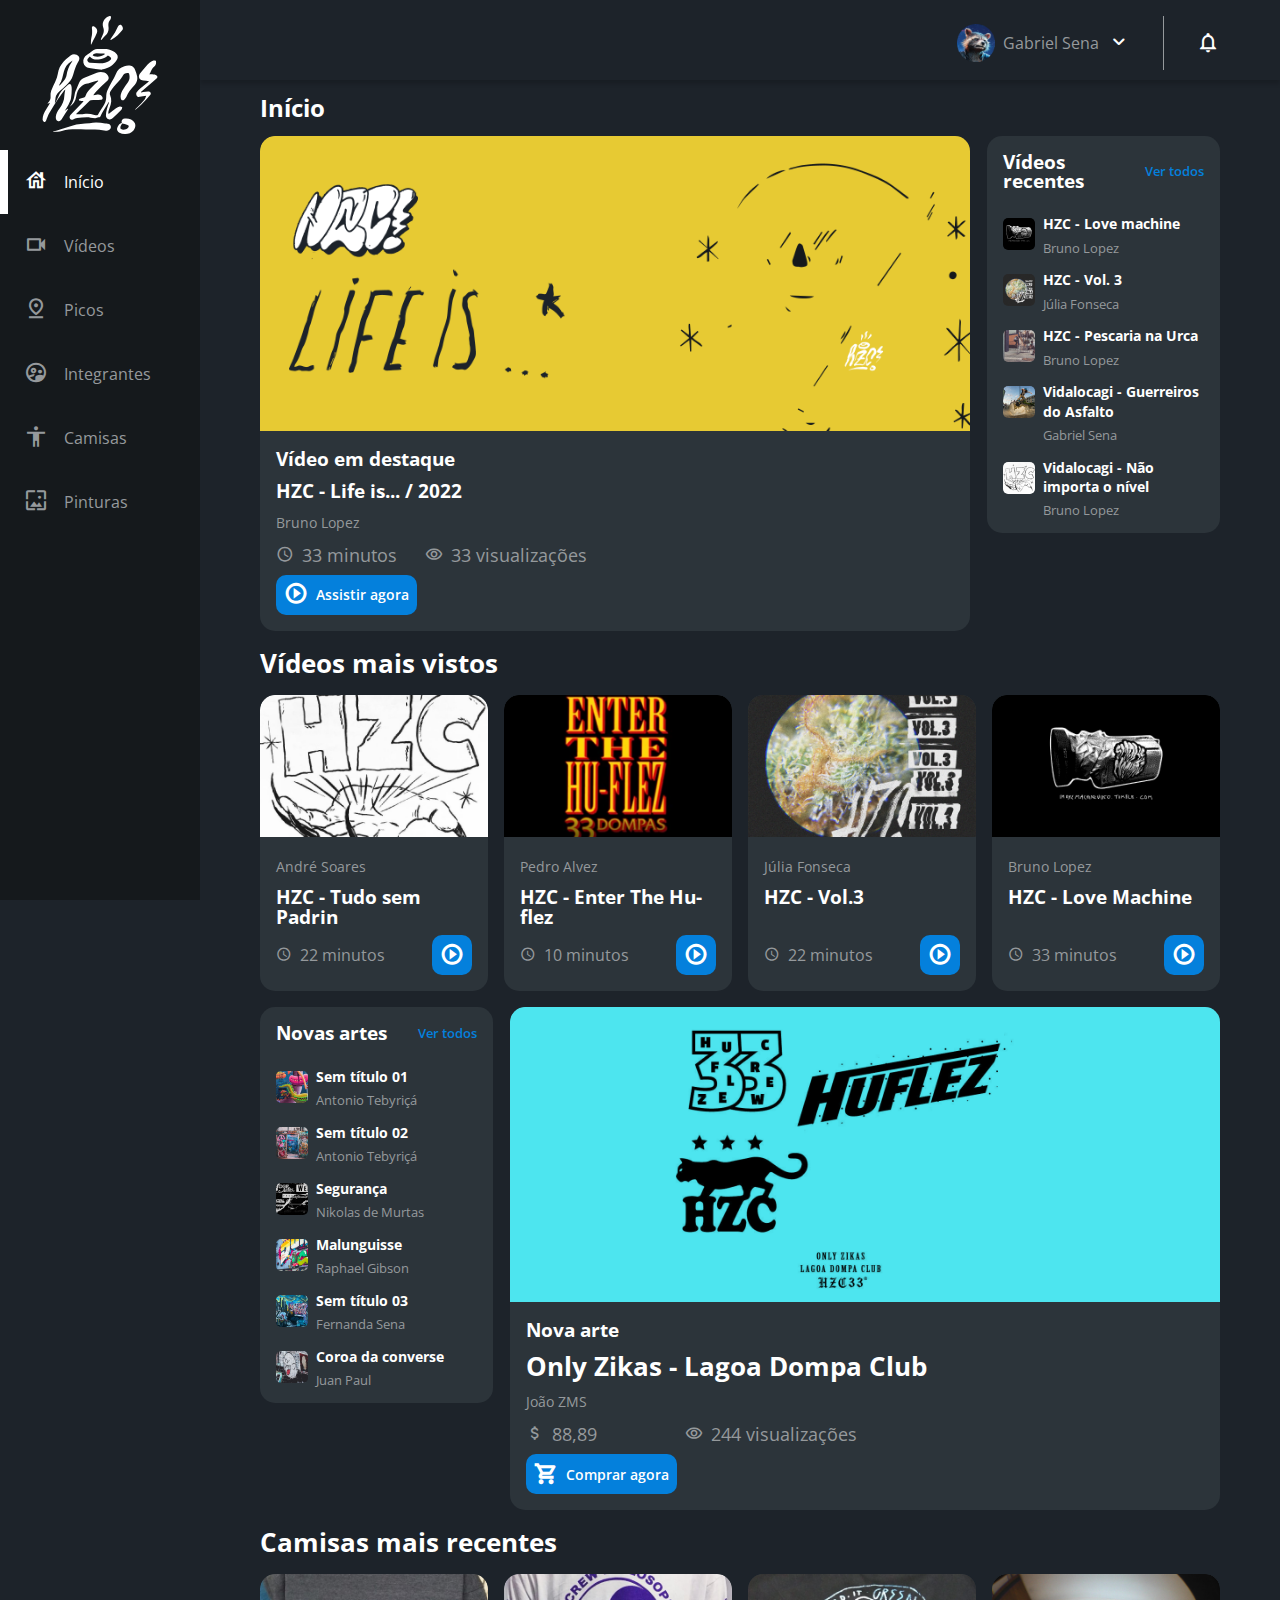
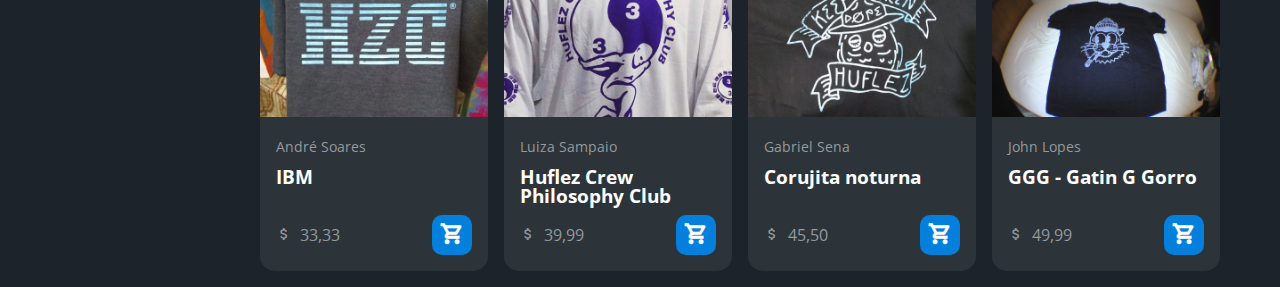
<file: index.html>
<!DOCTYPE html>
<html lang="pt-br">
<head>
    <meta charset="UTF-8">
    <meta http-equiv="X-UA-Compatible" content="IE=edge">
    <meta name="viewport" content="width=device-width, initial-scale=1.0">
    <title>«HZC» Home</title>
    <link rel="shortcut icon" href="assets/img/favicon.ico" type="image/x-icon">
    <link rel="preconnect" href="https://fonts.googleapis.com">
    <link rel="preconnect" href="https://fonts.gstatic.com" crossorigin>
    <link rel="stylesheet" href="https://fonts.googleapis.com/css2?family=Open+Sans:wght@400;600;700&display=swap">
    <link rel="stylesheet" href="assets/css/reset.css">
    <link rel="stylesheet" href="assets/css/header-nav.css">
    <link rel="stylesheet" href="assets/css/card.css">
    <link rel="stylesheet" href="assets/css/style.css">
</head>
<body>
    <header class="header_menu">
        <button class="menu" aria-label="Menu"><i></i></button>
        <img src="assets/img/logo.svg" alt="Logotipo da HZC" class="header_logo">
        <p class="header_perfil"><a href="#">Gabriel Sena</a></p>
        <button class="header_alert" aria-label="Notificação"><i></i></button>
    </header>
    <nav class="menu_vertical">
        <img src="assets/img/logo.svg" alt="Logotipo da HZC" class="menu_vertical-logo">
        <a href="#" id="profile_mobile">Gabriel Sena</a>
        <a href="index.html" class="menu_vertical-link menu_vertical-link--inicio menu_vertical-link--ativo">Início</a>
        <a href="#" class="menu_vertical-link menu_vertical-link--videos">Vídeos</a>
        <a href="picos.html" class="menu_vertical-link menu_vertical-link--picos">Picos</a>
        <a href="#" class="menu_vertical-link menu_vertical-link--integrantes">Integrantes</a>
        <a href="#" class="menu_vertical-link menu_vertical-link--camisas">Camisas</a>
        <a href="#" class="menu_vertical-link menu_vertical-link--pinturas">Pinturas</a>
    </nav>
    
    <main class="principal">
        <h2 class="titulo-pagina">Início</h2>
        <article class="card card_destaque card_destaque-principal">
            <img src="assets/img/banner-mobile_1.png" alt="Banner do cartão" class="card_imagem--mobile">
            <img src="assets/img/banner_1.png" alt="Banner do cartão" class="card_imagem--desktop">
            <div class="card_conteudo">
                <p class="card_titulo">Vídeo em destaque</p>
                <h3 class="card_titulo">HZC - Life is... / 2022</h3>
                <p class="card_perfil">Bruno Lopez</p>
                <p class="card_info card_info--tempo">33 minutos</p>
                <p class="card_info card_info--visualizacao">33 visualizações</p>
                <button class="card_botao card_botao--play card_botao--destaque">Assistir agora</button>
            </div>
        </article>

        <article class="card card_recentes card-satelite">
            <h3 class="card_titulo">Vídeos recentes</h3>
            <a href="#" class="card_link">Ver todos</a>
            <ul class="card_list">
                <li class="card_item">
                    <img src="assets/img/miniatura_1.png" alt="Thumbnail" class="card_item-thumbnail">
                    <h4 class="card_item-titulo">HZC - Love machine</h4>
                    <p class="card_item-perfil">Bruno Lopez</p>
                </li>
                <li class="card_item">
                    <img src="assets/img/miniatura_2.png" alt="Thumbnail" class="card_item-thumbnail">
                    <h4 class="card_item-titulo">HZC - Vol. 3</h4>
                    <p class="card_item-perfil">Júlia Fonseca</p>
                </li>
                <li class="card_item">
                    <img src="assets/img/miniatura_3.png" alt="Thumbnail" class="card_item-thumbnail">
                    <h4 class="card_item-titulo">HZC - Pescaria na Urca</h4>
                    <p class="card_item-perfil">Bruno Lopez</p>
                </li>
                <li class="card_item">
                    <img src="assets/img/miniatura_4.png" alt="Thumbnail" class="card_item-thumbnail">
                    <h4 class="card_item-titulo">Vidalocagi - Guerreiros do Asfalto</h4>
                    <p class="card_item-perfil">Gabriel Sena</p>
                </li>
                <li class="card_item">
                    <img src="assets/img/miniatura_5.png" alt="Thumbnail" class="card_item-thumbnail">
                    <h4 class="card_item-titulo">Vidalocagi - Não importa o nível</h4>
                    <p class="card_item-perfil">Bruno Lopez</p>
                </li>
            </ul>
        </article>

        <section class="secao secao-videos">
            <h3 class="titulo-secao">Vídeos mais vistos</h3>
            <article class="card">
                <img src="assets/img/video_1.png" alt="Vídeo">
                <div class="card_conteudo">
                    <p class="card_perfil">André Soares</p>
                    <h3 class="card_titulo-play">HZC - Tudo sem Padrin</h3>
                    <p class="card_info card_info--tempo">22 minutos</p>
                    <button class="card_botao card_botao--play" aria-label="Assistir agora"></button>
                </div>
            </article>

            <article class="card">
                <img src="assets/img/video_2.png" alt="Vídeo">
                <div class="card_conteudo">
                    <p class="card_perfil">Pedro Alvez</p>
                    <h3 class="card_titulo-play">HZC - Enter The Hu-flez</h3>
                    <p class="card_info card_info--tempo">10 minutos</p>
                    <button class="card_botao card_botao--play" aria-label="Assistir agora"></button>
                </div>
            </article>

            <article class="card">
                <img src="assets/img/video_3.png" alt="Vídeo">
                <div class="card_conteudo">
                    <p class="card_perfil">Júlia Fonseca</p>
                    <h3 class="card_titulo-play">HZC - Vol.3</h3>
                    <p class="card_info card_info--tempo">22 minutos</p>
                    <button class="card_botao card_botao--play" aria-label="Assistir agora"></button>
                </div>
            </article>

            <article class="card">
                <img src="assets/img/video_4.png" alt="Vídeo">
                <div class="card_conteudo">
                    <p class="card_perfil">Bruno Lopez</p>
                    <h3 class="card_titulo-play">HZC - Love Machine</h3>
                    <p class="card_info card_info--tempo">33 minutos</p>
                    <button class="card_botao card_botao--play" aria-label="Assistir agora"></button>
                </div>
            </article>
        </section>

        <article class="card card_recentes produtos-recentes">
            <h3 class="card_titulo">Novas artes</h3>
            <a href="#" class="card_link">Ver todos</a>
            <ul class="card_list">
                <li class="card_item">
                    <img src="assets/img/arts1.jpeg" alt="Thumbnail" class="card_item-thumbnail">
                    <h4 class="card_item-titulo">Sem título 01</h4>
                    <p class="card_item-perfil">Antonio Tebyriçá</p>
                </li>
                <li class="card_item">
                    <img src="assets/img/arts2.png" alt="Thumbnail" class="card_item-thumbnail">
                    <h4 class="card_item-titulo">Sem título 02</h4>
                    <p class="card_item-perfil">Antonio Tebyriçá</p>
                </li>
                <li class="card_item">
                    <img src="assets/img/arts3.jpeg" alt="Thumbnail" class="card_item-thumbnail">
                    <h4 class="card_item-titulo">Segurança</h4>
                    <p class="card_item-perfil">Nikolas de Murtas</p>
                </li>
                <li class="card_item">
                    <img src="assets/img/arts4.jpeg" alt="Thumbnail" class="card_item-thumbnail">
                    <h4 class="card_item-titulo">Malunguisse</h4>
                    <p class="card_item-perfil">Raphael Gibson</p>
                </li>
                <li class="card_item">
                    <img src="assets/img/arts5.jpeg" alt="Thumbnail" class="card_item-thumbnail">
                    <h4 class="card_item-titulo">Sem título 03</h4>
                    <p class="card_item-perfil">Fernanda Sena</p>
                </li>
                <li class="card_item">
                    <img src="assets/img/arts6.jpeg" alt="Thumbnail" class="card_item-thumbnail">
                    <h4 class="card_item-titulo">Coroa da converse</h4>
                    <p class="card_item-perfil">Juan Paul</p>
                </li>
            </ul>
        </article>

        <article class="card card_destaque destaque-produtos">
            <img src="assets/img/banner-mobile_2.png" alt="Banner do cartão" class="card_imagem--mobile">
            <img src="assets/img/banner_2.png" alt="Banner do cartão" class="card_imagem--desktop">
            <div class="card_conteudo">
                <p class="card_titulo">Nova arte</p>
                <h3 class="card_titulo-arte">Only Zikas - Lagoa Dompa Club</h3>
                <p class="card_perfil">João ZMS</p>
                <p class="card_info card_info--moeda">88,89</p>
                <p class="card_info card_info--visualizacao card_info--visualizacao-compra">244 visualizações</p>
                <button class="card_botao card_botao--compra card_botao--destaque">Comprar agora</button>
            </div>
        </article>

        <section class="secao secao-produtos">
            <h3 class="titulo-secao">Camisas mais recentes</h3>
            <article class="card">
                <img src="assets/img/produto_1.png" alt="Vídeo">
                <div class="card_conteudo">
                    <p class="card_perfil">André Soares</p>
                    <h3 class="card_titulo-compra">IBM</h3>
                    <p class="card_info card_info--moeda">33,33</p>
                    <button class="card_botao card_botao--compra" aria-label="Assistir agora"></button>
                </div>
            </article>

            <article class="card">
                <img src="assets/img/produto_2.png" alt="Vídeo">
                <div class="card_conteudo">
                    <p class="card_perfil">Luiza Sampaio</p>
                    <h3 class="card_titulo-compra">Huflez Crew Philosophy Club</h3>
                    <p class="card_info card_info--moeda">39,99</p>
                    <button class="card_botao card_botao--compra" aria-label="Assistir agora"></button>
                </div>
            </article>

            <article class="card">
                <img src="assets/img/produto_3.png" alt="Vídeo">
                <div class="card_conteudo">
                    <p class="card_perfil">Gabriel Sena</p>
                    <h3 class="card_titulo-compra">Corujita noturna</h3>
                    <p class="card_info card_info--moeda">45,50</p>
                    <button class="card_botao card_botao--compra" aria-label="Assistir agora"></button>
                </div>
            </article>

            <article class="card">
                <img src="assets/img/produto_4.png" alt="Vídeo">
                <div class="card_conteudo">
                    <p class="card_perfil">John Lopes</p>
                    <h3 class="card_titulo-compra">GGG - Gatin G Gorro</h3>
                    <p class="card_info card_info--moeda">49,99</p>
                    <button class="card_botao card_botao--compra" aria-label="Assistir agora"></button>
                </div>
            </article>
        </section>
    </main>
    <script src="main.js"></script>
</body>
</html>
</file>
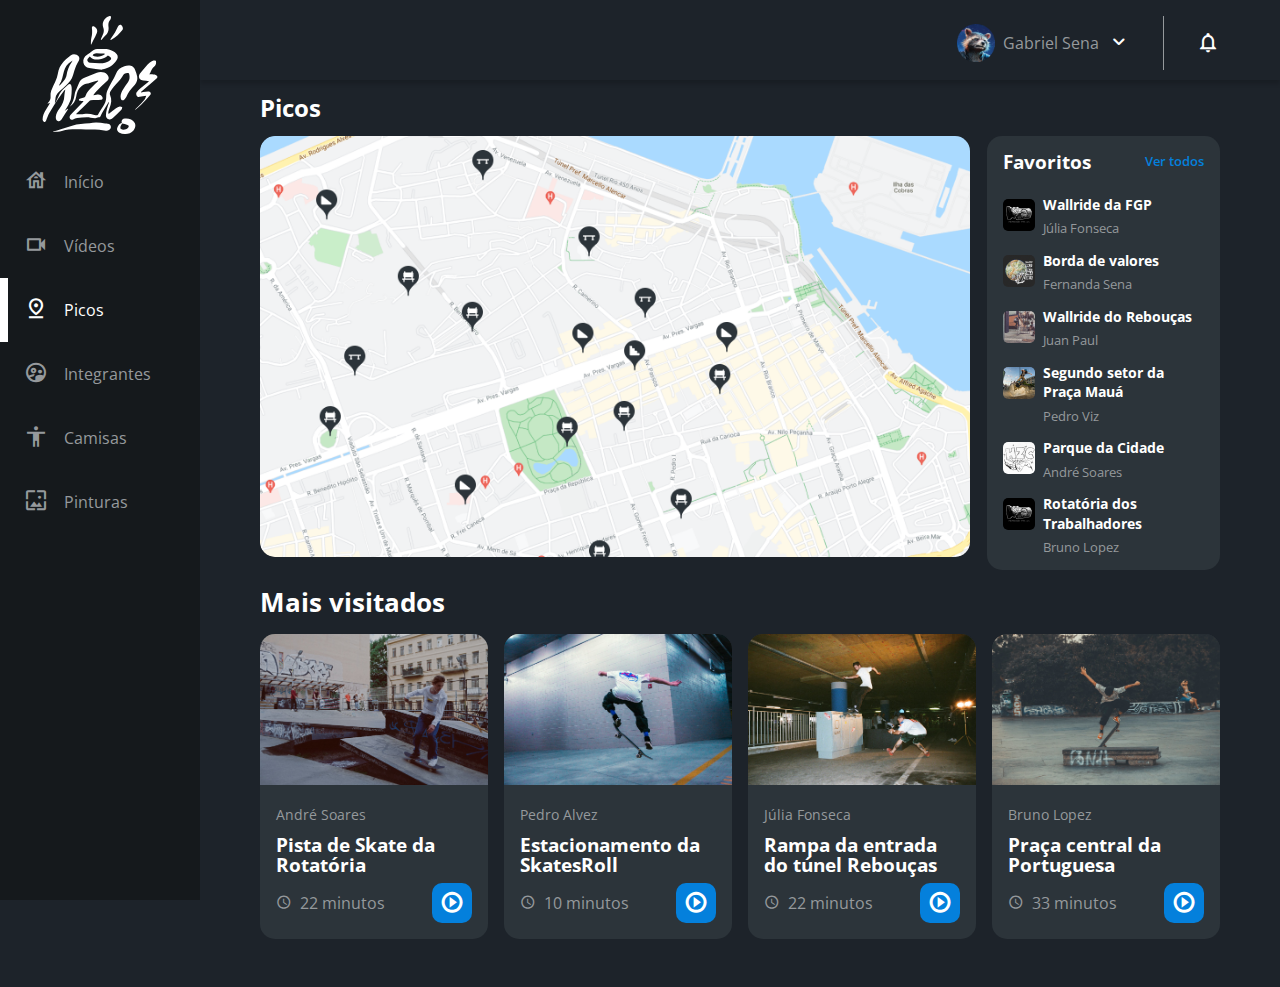
<file: picos.html>
<!DOCTYPE html>
<html lang="pt-br">
<head>
    <meta charset="UTF-8">
    <meta http-equiv="X-UA-Compatible" content="IE=edge">
    <meta name="viewport" content="width=device-width, initial-scale=1.0">
    <title>«HZC» Picos</title>
    <link rel="shortcut icon" href="assets/img/favicon.ico" type="image/x-icon">
    <link rel="preconnect" href="https://fonts.googleapis.com">
    <link rel="preconnect" href="https://fonts.gstatic.com" crossorigin>
    <link rel="stylesheet" href="https://fonts.googleapis.com/css2?family=Open+Sans:wght@400;600;700&display=swap">
    <link rel="stylesheet" href="assets/css/reset.css">
    <link rel="stylesheet" href="assets/css/header-nav.css">
    <link rel="stylesheet" href="assets/css/card.css">
    <link rel="stylesheet" href="assets/css/style.css">
</head>
<body>
    <header class="header_menu">
        <button class="menu" aria-label="Menu"><i></i></button>
        <img src="assets/img/logo.svg" alt="Logotipo da HZC" class="header_logo">
        <p class="header_perfil"><a href="#">Gabriel Sena</a></p>
        <button class="header_alert" aria-label="Notificação"><i></i></button>
    </header>
    <nav class="menu_vertical">
        <img src="assets/img/logo.svg" alt="Logotipo da HZC" class="menu_vertical-logo">
        <a href="#" id="profile_mobile">Gabriel Sena</a>
        <a href="index.html" class="menu_vertical-link menu_vertical-link--inicio">Início</a>
        <a href="#" class="menu_vertical-link menu_vertical-link--videos">Vídeos</a>
        <a href="picos.html" class="menu_vertical-link menu_vertical-link--picos menu_vertical-link--ativo">Picos</a>
        <a href="#" class="menu_vertical-link menu_vertical-link--integrantes">Integrantes</a>
        <a href="#" class="menu_vertical-link menu_vertical-link--camisas">Camisas</a>
        <a href="#" class="menu_vertical-link menu_vertical-link--pinturas">Pinturas</a>
    </nav>

    <main class="principal">
        <h2 class="titulo-pagina">Picos</h2>
        <article class="card card_destaque card_destaque-principal">
            <img src="assets/img/mapa-picos.png" alt="Banner do cartão" class="card_imagem--mobile card_imagem--mobile-picos">
            <img src="assets/img/mapa-picos.png" alt="Banner do cartão" class="card_imagem--desktop">
        </article>

        <article class="card card_recentes card-satelite">
            <h3 class="card_titulo">Favoritos</h3>
            <a href="#" class="card_link">Ver todos</a>
            <ul class="card_list">
                <li class="card_item">
                    <img src="assets/img/miniatura_1.png" alt="Thumbnail" class="card_item-thumbnail">
                    <h4 class="card_item-titulo">Wallride da FGP</h4>
                    <p class="card_item-perfil">Júlia Fonseca</p>
                </li>
                <li class="card_item">
                    <img src="assets/img/miniatura_2.png" alt="Thumbnail" class="card_item-thumbnail">
                    <h4 class="card_item-titulo">Borda de valores</h4>
                    <p class="card_item-perfil">Fernanda Sena</p>
                </li>
                <li class="card_item">
                    <img src="assets/img/miniatura_3.png" alt="Thumbnail" class="card_item-thumbnail">
                    <h4 class="card_item-titulo">Wallride do Rebouças</h4>
                    <p class="card_item-perfil">Juan Paul</p>
                </li>
                <li class="card_item">
                    <img src="assets/img/miniatura_4.png" alt="Thumbnail" class="card_item-thumbnail">
                    <h4 class="card_item-titulo">Segundo setor da Praça Mauá</h4>
                    <p class="card_item-perfil">Pedro Viz</p>
                </li>
                <li class="card_item">
                    <img src="assets/img/miniatura_5.png" alt="Thumbnail" class="card_item-thumbnail">
                    <h4 class="card_item-titulo">Parque da Cidade</h4>
                    <p class="card_item-perfil">André Soares</p>
                </li>
                <li class="card_item">
                    <img src="assets/img/miniatura_1.png" alt="Thumbnail" class="card_item-thumbnail">
                    <h4 class="card_item-titulo">Rotatória dos Trabalhadores</h4>
                    <p class="card_item-perfil">Bruno Lopez</p>
                </li>
            </ul>
        </article>

        <section class="secao secao-videos">
            <h3 class="titulo-secao">Mais visitados</h3>
            <article class="card">
                <img src="assets/img/picos/picos01.jpeg" alt="Vídeo">
                <div class="card_conteudo">
                    <p class="card_perfil">André Soares</p>
                    <h3 class="card_titulo-play">Pista de Skate da Rotatória</h3>
                    <p class="card_info card_info--tempo">22 minutos</p>
                    <button class="card_botao card_botao--play" aria-label="Assistir agora"></button>
                </div>
            </article>

            <article class="card">
                <img src="assets/img/picos/picos02.jpeg" alt="Vídeo">
                <div class="card_conteudo">
                    <p class="card_perfil">Pedro Alvez</p>
                    <h3 class="card_titulo-play">Estacionamento da SkatesRoll</h3>
                    <p class="card_info card_info--tempo">10 minutos</p>
                    <button class="card_botao card_botao--play" aria-label="Assistir agora"></button>
                </div>
            </article>

            <article class="card">
                <img src="assets/img/picos/picos03.jpeg" alt="Vídeo">
                <div class="card_conteudo">
                    <p class="card_perfil">Júlia Fonseca</p>
                    <h3 class="card_titulo-play">Rampa da entrada do túnel Rebouças</h3>
                    <p class="card_info card_info--tempo">22 minutos</p>
                    <button class="card_botao card_botao--play" aria-label="Assistir agora"></button>
                </div>
            </article>

            <article class="card">
                <img src="assets/img/picos/picos04.jpeg" alt="Vídeo">
                <div class="card_conteudo">
                    <p class="card_perfil">Bruno Lopez</p>
                    <h3 class="card_titulo-play">Praça central da Portuguesa</h3>
                    <p class="card_info card_info--tempo">33 minutos</p>
                    <button class="card_botao card_botao--play" aria-label="Assistir agora"></button>
                </div>
            </article>
        </section>
    </main> 
    <script src="main.js"></script>
</body>
</html>
</file>
<file: assets/css/header-nav.css>
@font-face {
    font-family: 'icones';
    src: url(../font/icones.ttf);
}

body {
    background-color: #1D232A;
    font-family: 'Open Sans', 'icones', sans-serif;
    color: #FFF;
}

@media screen and (min-width: 1024px) {
    body {
        display: grid;
        grid-template-columns: auto 1fr;
    }
}

.header_menu {
    display: flex;
    justify-content: space-between;
    align-items: center;
    background-color: #15191C;
    padding: 8px 16px;
    box-shadow: 0px 4px 4px rgba(0, 0, 0, 0.16);
}

.menu i::before {
    content: "\e904";
    font-size: 24px;
}

.header_alert i::before {
    content: "\e906";
    font-size: 24px;
    cursor: pointer;
}

.header_logo {
    width: 40px;
}

.header_perfil {
    display: none;
}

.menu_vertical {
    display: flex;
    flex-direction: column;
    background-color: #15191C;
    width: 75vw;
    height: 900px;
    position: absolute;
    left: -100vw;
    transition: .25s;
}

.menu_vertical--ativo {
    left: 0;
    transition: .25s;
}

.menu_vertical-logo {
    width: 118px;
    align-self: center;
    padding: 16px;
}

.menu_vertical-link {
    height: 64px;
    color: #95999C;
    padding-left: 64px;
    display: flex;
    align-items: center;
}

#profile_mobile {
    display: flex;
    flex-direction: column;
    align-items: center;
    font-size: 20px;
    color: #95999C;
    padding-bottom: 8px;
}

#profile_mobile::before {
    content: "";
    display: block;
    width: 60px;
    height: 60px;
    background-image: url(../img/profile0.png);
    background-size: contain;
    background-repeat: no-repeat;
    background-position: center;
    margin-bottom: 3px;
}

.menu_vertical-link--ativo {
    color: #FFF;
    padding-left: 56px;
    border-left: 8px solid #FFF;
}

.menu_vertical-link::before {
    content: "";
    width: 24px;
    height: 24px;
    font-size: 24px;
    position: absolute;
    left: 24px;
}

.menu_vertical-link--inicio::before {
    content: "\e902";
}

.menu_vertical-link--videos::before {
    content: "\e90e";
}

.menu_vertical-link--picos::before {
    content: "\e909";
}

.menu_vertical-link--integrantes::before {
    content: "\e903";
}

.menu_vertical-link--camisas::before {
    content: "\e900";
}

.menu_vertical-link--pinturas::before {
    content: "\e90a";
}

@media screen and (min-width: 1024px) {
    .header_menu {
        background-color: #1D232A;
        display: grid;
        column-gap: 32px;
        grid-template-columns: 1fr auto;
        padding: 16px 60px;
        height: 80px;
        box-sizing: border-box;
        grid-column: 2;
    }

    .menu {
        display: none;
    }

    .header_logo {
        display: none;
    }

    .header_perfil {
        display: grid;
        grid-template-columns: repeat(3, auto);
        column-gap: 8px;
        align-items: center;
        justify-self: flex-end;
        color: #95999C;
        padding: 8px 32px;
        border-right: 1px solid #95999C;
    }

    .header_perfil::before {
        content: "";
        display: block;
        width: 38px;
        height: 38px;
        background-image: url(../img/profile0.png);
        background-size: contain;
        background-repeat: no-repeat;
        background-position: center;
        cursor: pointer;
    }

    .header_perfil::after {
        content: "\e90d";
        color: #FFF;
        font-size: 1.5rem;
        cursor: pointer;
    }

    .menu_vertical {
        position: static;
        width: 200px;
        grid-column: 1;
        grid-row: 1 / span 2;
    }

    #profile_mobile {
        display: none;
    }
}
</file>
<file: assets/css/card.css>
.card {
    width: 100%;
    border-radius: 15px;
    overflow: hidden;
    background-color: #2C343A;
}

.card_destaque {
    grid-column: span 2;
    font-size: 18px;
    line-height: 24px;
}

.card_imagem--desktop {
    display: none;
}

.card_conteudo {
    padding: 16px;
    display: grid;
    grid-template-columns: auto 1fr;
    gap: 8px;
}

.card_titulo {
    font-size: 1.2rem;
    font-weight: 700;
    grid-column: span 2;
}

.card_titulo, .card_item-titulo, .card_titulo-arte, .card_titulo-compra, .card_titulo-play:hover {
    cursor: pointer;
}

.card_titulo-arte {
    font-size: 26px;
    line-height: 32px;
    font-weight: 700;
    grid-column: span 2;
}

.card_titulo-compra {
    font-size: 1.2rem;
    font-weight: 700;
    grid-column: span 2;
    grid-row: span 6;
}

.card_titulo-play {
    font-size: 1.2rem;
    font-weight: 700;
    grid-column: span 2;
    grid-row: span 6;
}

.card_recentes {
    display: none;
}

.card_perfil {
    color: #95999C;
    font-size: 14px;
    line-height: 24px;
    grid-column: span 2;
}

.card_info {
    display: flex;
    align-items: center;
    color: #95999C;
}

.card_info--tempo::before {
    content: "\e90c";
    margin-right: 8px;
}

.card_info--visualizacao::before {
    content: "\e90f";
    margin-right: 8px;
}

.card_info--moeda::before {
    content: "\e905";
    margin-right: 8px;
}

.card_botao {
    display: flex;
    justify-content: center;
    align-items: center;
    background-color: #0480DC;
    width: 40px;
    height: 40px;
    border-radius: 10px;
    font-size: 0.9rem;
    font-weight: 600;
    justify-self: flex-end;
}

.card_botao:hover {
    cursor: pointer;
}

.card_botao--play::before {
    content: "\e90b";
    font-size: 24px;
}

.card_botao--compra::before {
    content: "\e901";
    font-size: 24px;
}

.card_botao--destaque {
    width: 100%;
    grid-column: span 2;
}

.card_botao--destaque::before {
    margin-right: 8px;
}

@media screen and (min-width: 1024px) {
    .card_destaque  {
        margin-bottom: 0px;
        align-self: first baseline;
    }

    .card_imagem--mobile {
        display: none;
    }
   
    .card_imagem--desktop {
        display: block;
        max-width: 100%;
        cursor: pointer;
    }

    .card_botao--destaque {
        grid-column: auto;
        padding: 16px 8px;
    }

    .card_recentes {
        display: grid;
        grid-template-columns: auto auto;
        align-items: center;
        row-gap: 24px;
        width: 233px;
        padding: 16px;
        box-sizing: border-box;
        align-self: flex-start;
    }

    .card_recentes .card_titulo {
        grid-column: auto;
    }

    .card_link {
        font-size: 0.8rem;
        font-weight: 600;
        color: #0480DC;
        justify-self: flex-end;
    }

    .card_list {
        display: grid;
        row-gap: 16px;
        grid-column: span 2;
    }

    .card_item {
        display: grid;
        grid-template-columns: auto 1fr;
        gap: 8px;
    }

    .card_item-thumbnail {
        width: 32px;
        grid-row: span 2;
        align-self: normal;
        margin-top: 4px;
        border-radius: 5px;
    }

    .card_item-thumbnail:hover {
        cursor: pointer;
    }

    .card_item-titulo {
        font-size: 0.9rem;
        line-height: 1.2rem;
        font-weight: 700;
    }

    .card_item-perfil {
        font-size: 0.8rem;
        color: #95999C;
    }
}
</file>
<file: assets/css/style.css>
.principal {
    padding: 24px 16px;
    gap: 16px;
}

.titulo-pagina {
    font-size: 1.5rem;
    font-weight: 700;
}

.secao {
    display: grid;
    gap: 16px;
}

.titulo-secao {
    font-size: 26px;
    line-height: 32px;
    font-weight: 700;
}

/* ajustes/gambiarra */
@media screen and (max-width: 1024px) {
    .titulo-pagina {
        padding: 8px 8px 8px 0px;
    }
    .card_destaque {
        margin-top: 16px;
    }

    .titulo-secao {
        margin-bottom: -12px;
        padding: 16px 0px 0px 3px;
    }

    .card_imagem--mobile-picos {
        width: 900px;
    }
}

@media screen and (min-width: 1024px) {
    .principal {
        display: grid;
        grid-template-columns: auto 1fr auto;
        grid-template-areas: 
            "titulo-pagina titulo-pagina titulo-pagina"
            "card_destaque-principal card_destaque-principal card-satelite"
            "secao-videos secao-videos secao-videos"
            "produtos-recentes destaque-produtos destaque-produtos"
            "secao-produtos secao-produtos secao-produtos";
        column-gap: 32px;
        padding: 16px 60px;
        grid-column: 2;
    }

    /* ajustes/gambiarra */
    article.card_destaque:nth-child(2) {
        padding-right: 15px;
    }

    article.card_destaque:nth-child(2) > img:nth-child(2) {
        min-width: 730px;
    }

    article.card:nth-child(6) {
        margin-left: -15px;
        padding-right: 15px;
    }

    article.card:nth-child(6) > img:nth-child(2) {
        min-width: 730px;
    }
}

@media screen and (min-width: 1024px) {
    .secao {
        grid-template-columns: repeat(4, 1fr);
    }

    .titulo-secao {
        grid-column: span 4;
    }

    .card_destaque-principal {
        grid-area: card_destaque-principal;
    }
    
    .card-satelite {
        grid-area: card-satelite;
    }
    
    .secao-videos {
        grid-area: secao-videos;
    }
    
    .destaque-produtos {
        grid-area: destaque-produtos;
    }
    
    .produtos-recentes {
        grid-area: produtos-recentes;
    }
    
    .secao-produtos {
        grid-area: secao-produtos;
    }
}
</file>
